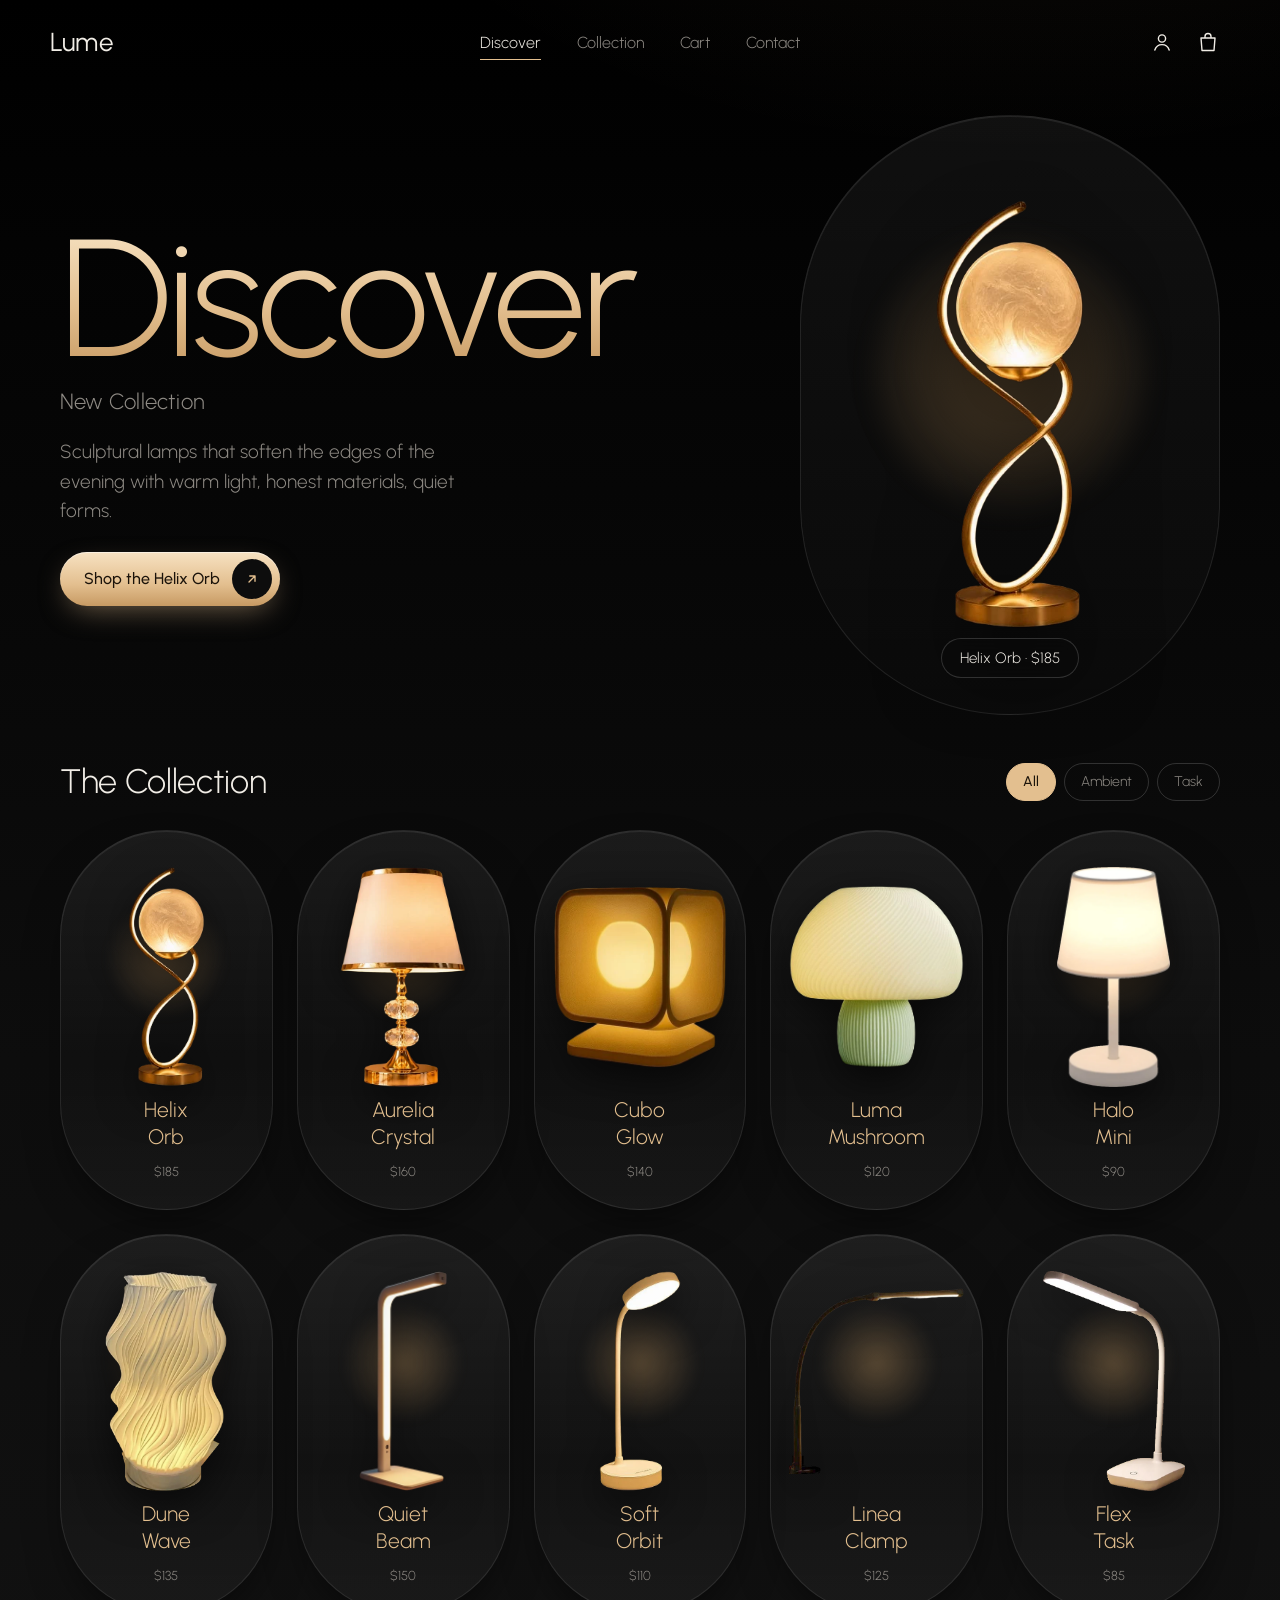
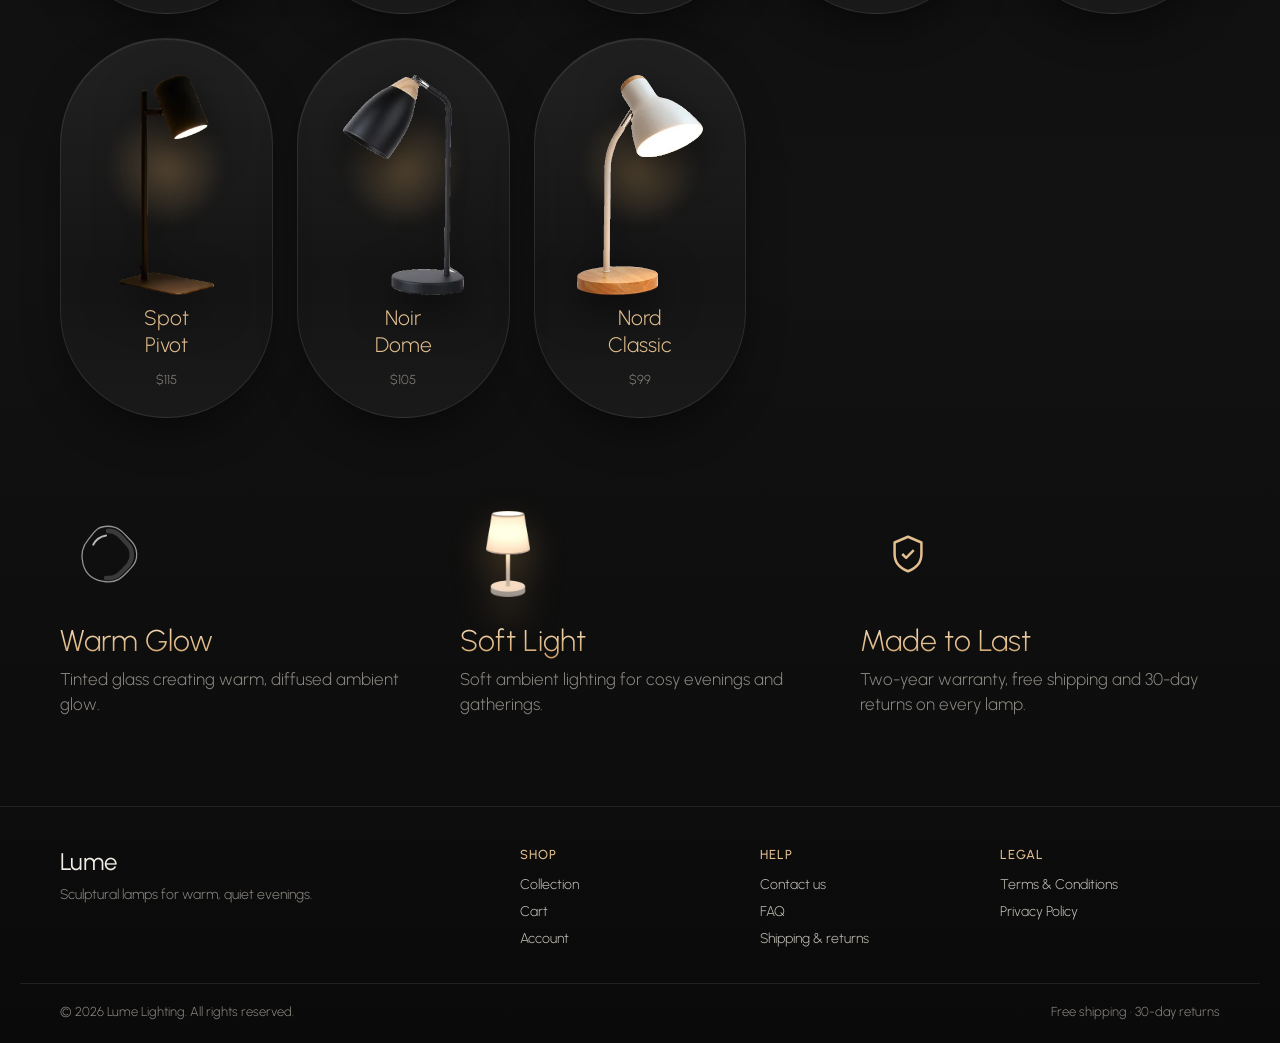
<file: index.html>
<!doctype html>
<html lang="en">
<head>
  <meta charset="utf-8">
  <meta name="viewport" content="width=device-width, initial-scale=1, viewport-fit=cover">
  <title>Lume | Discover warm, sculptural lighting</title>
  <meta name="description" content="Lume: sculptural lamps for warm, quiet evenings. Free shipping and returns.">
  <meta name="theme-color" content="#0a0a0a">
  <link rel="icon" href="/favicon.svg" type="image/svg+xml">
  <link rel="preconnect" href="https://fonts.googleapis.com">
  <link rel="preconnect" href="https://fonts.gstatic.com" crossorigin>
  <link href="https://fonts.googleapis.com/css2?family=Urbanist:wght@200;300;400;500;600&display=swap" rel="stylesheet">
  <link rel="stylesheet" href="/css/styles.css">
</head>
<body data-page="home">
  <main id="main"></main>
  <script src="/js/config.js"></script>
  <script src="/js/data.js"></script>
  <script src="/js/auth.js"></script>
  <script src="/js/pages.js"></script>
  <script src="/js/app.js"></script>
</body>
</html>
</file>
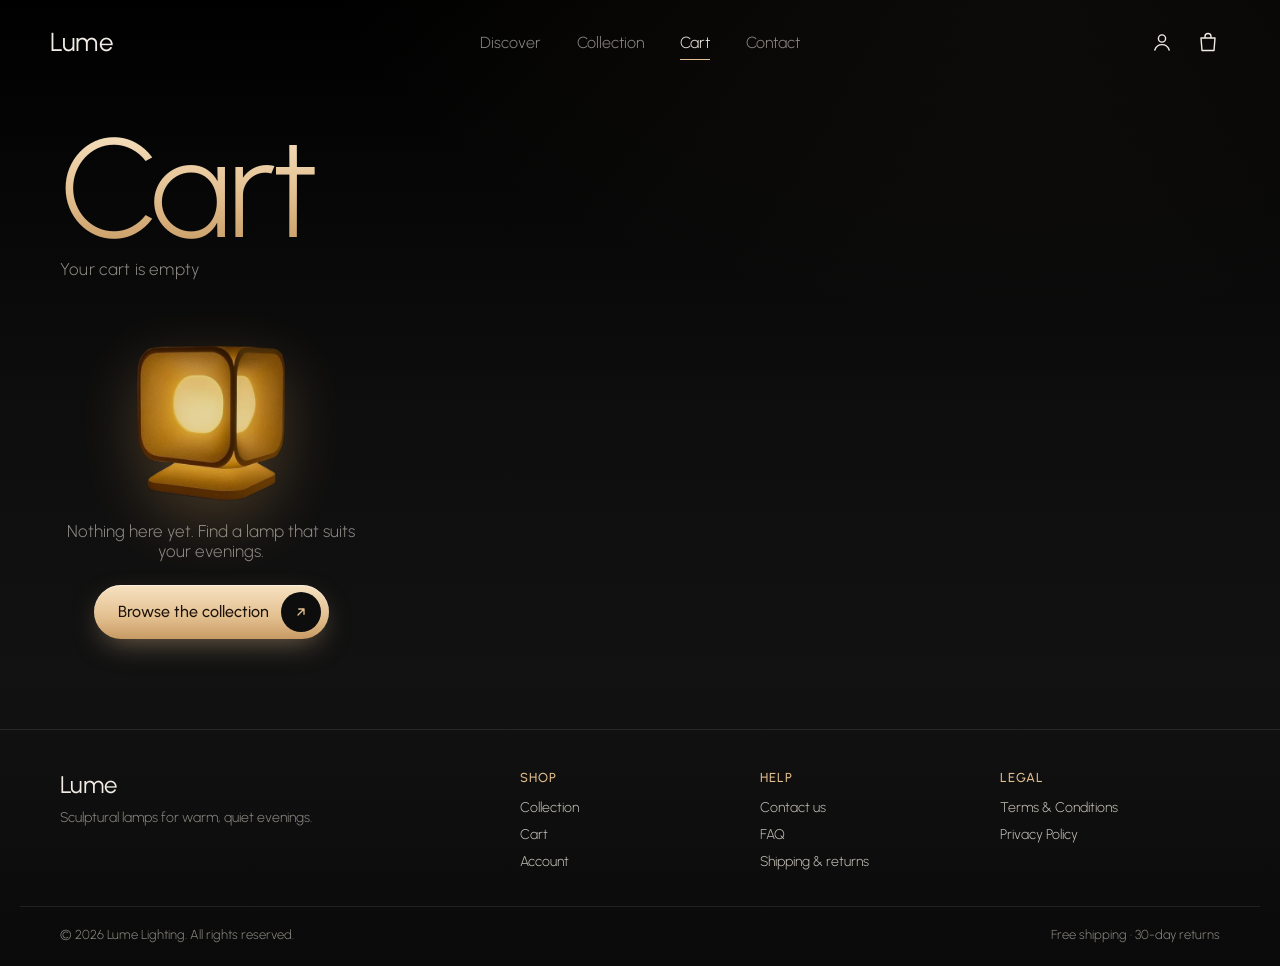
<file: cart.html>
<!doctype html>
<html lang="en">
<head>
  <meta charset="utf-8">
  <meta name="viewport" content="width=device-width, initial-scale=1, viewport-fit=cover">
  <title>Lume | Cart</title>
  <meta name="description" content="Lume: sculptural lamps for warm, quiet evenings. Free shipping and returns.">
  <meta name="theme-color" content="#0a0a0a">
  <link rel="icon" href="/favicon.svg" type="image/svg+xml">
  <link rel="preconnect" href="https://fonts.googleapis.com">
  <link rel="preconnect" href="https://fonts.gstatic.com" crossorigin>
  <link href="https://fonts.googleapis.com/css2?family=Urbanist:wght@200;300;400;500;600&display=swap" rel="stylesheet">
  <link rel="stylesheet" href="/css/styles.css">
</head>
<body data-page="cart">
  <main id="main"></main>
  <script src="/js/config.js"></script>
  <script src="/js/data.js"></script>
  <script src="/js/auth.js"></script>
  <script src="/js/pages.js"></script>
  <script src="/js/app.js"></script>
</body>
</html>
</file>
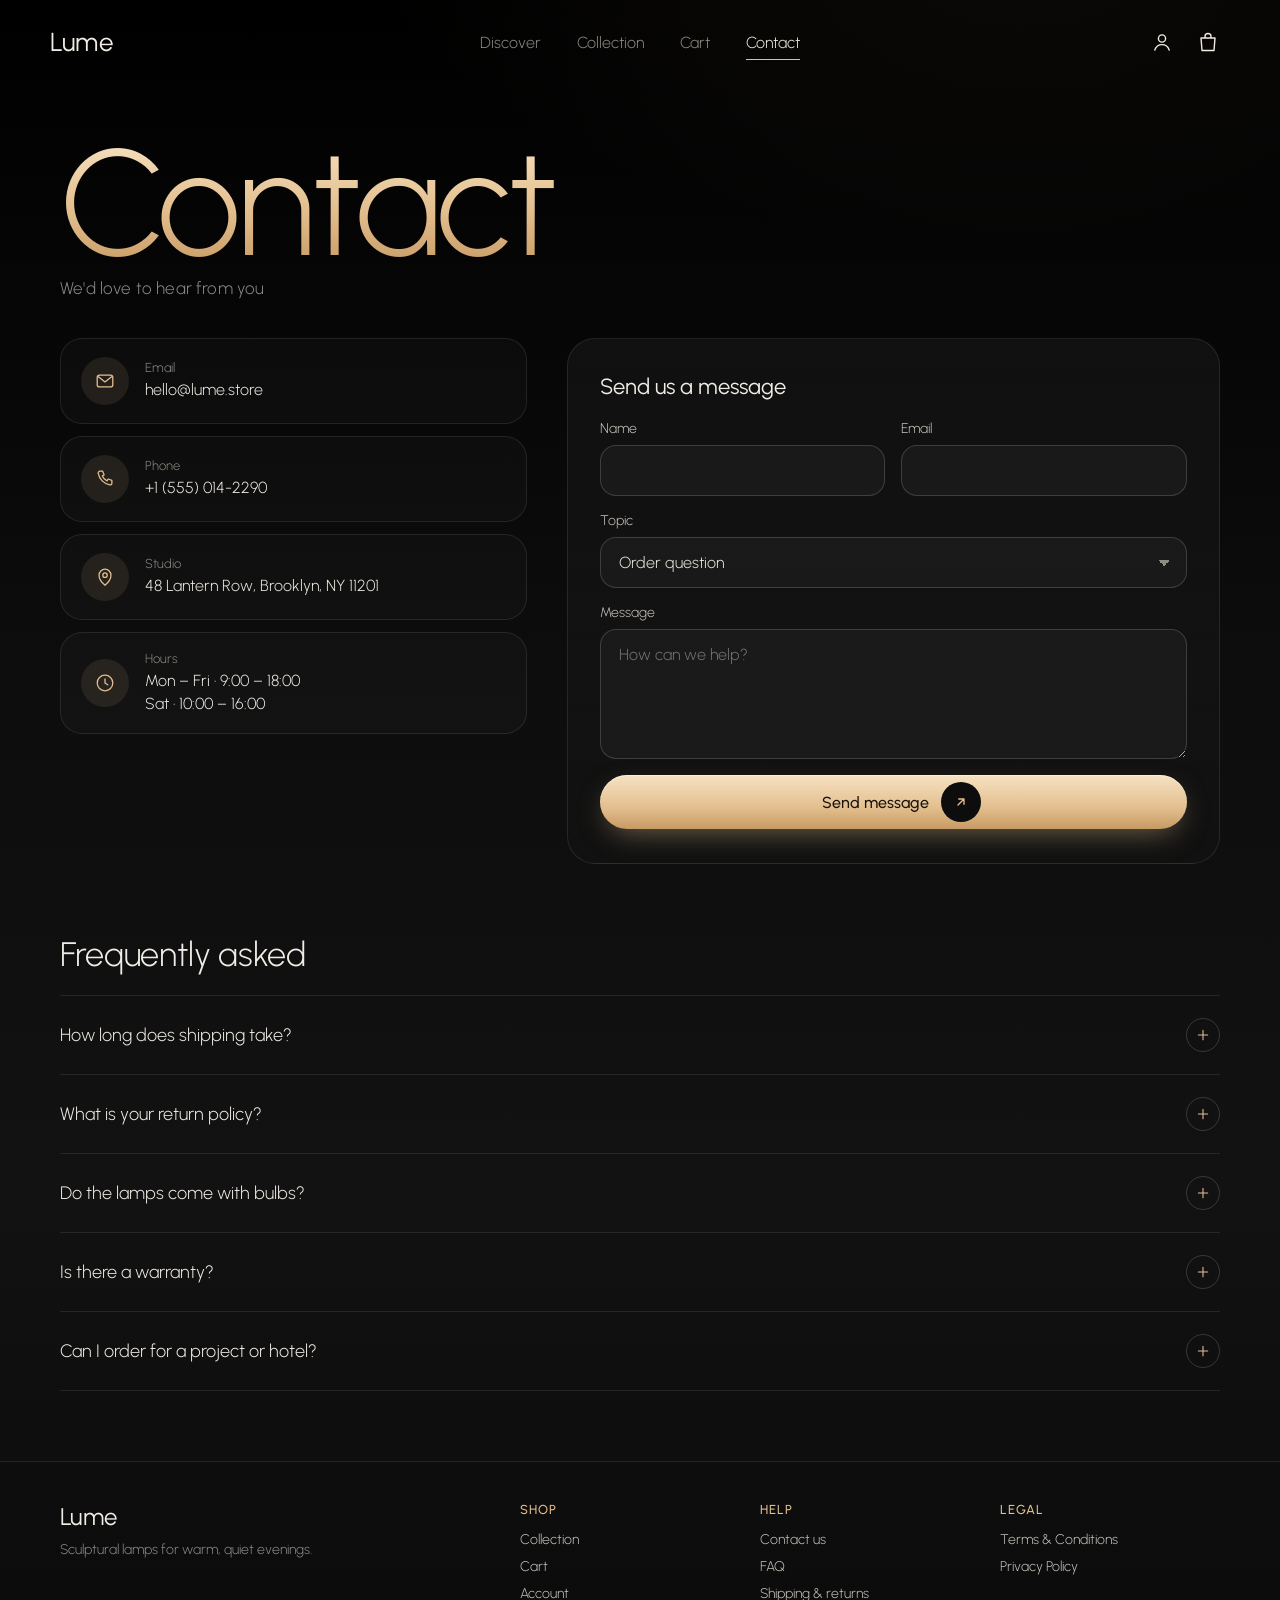
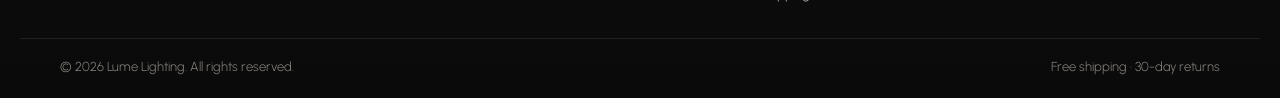
<file: contact.html>
<!doctype html>
<html lang="en">
<head>
  <meta charset="utf-8">
  <meta name="viewport" content="width=device-width, initial-scale=1, viewport-fit=cover">
  <title>Contact | Lume</title>
  <meta name="description" content="Lume: sculptural lamps for warm, quiet evenings. Free shipping and returns.">
  <meta name="theme-color" content="#0a0a0a">
  <link rel="icon" href="/favicon.svg" type="image/svg+xml">
  <link rel="preconnect" href="https://fonts.googleapis.com">
  <link rel="preconnect" href="https://fonts.gstatic.com" crossorigin>
  <link href="https://fonts.googleapis.com/css2?family=Urbanist:wght@200;300;400;500;600&display=swap" rel="stylesheet">
  <link rel="stylesheet" href="/css/styles.css">
</head>
<body data-page="contact">
  <main id="main"></main>
  <script src="/js/config.js"></script>
  <script src="/js/data.js"></script>
  <script src="/js/auth.js"></script>
  <script src="/js/pages.js"></script>
  <script src="/js/app.js"></script>
</body>
</html>
</file>
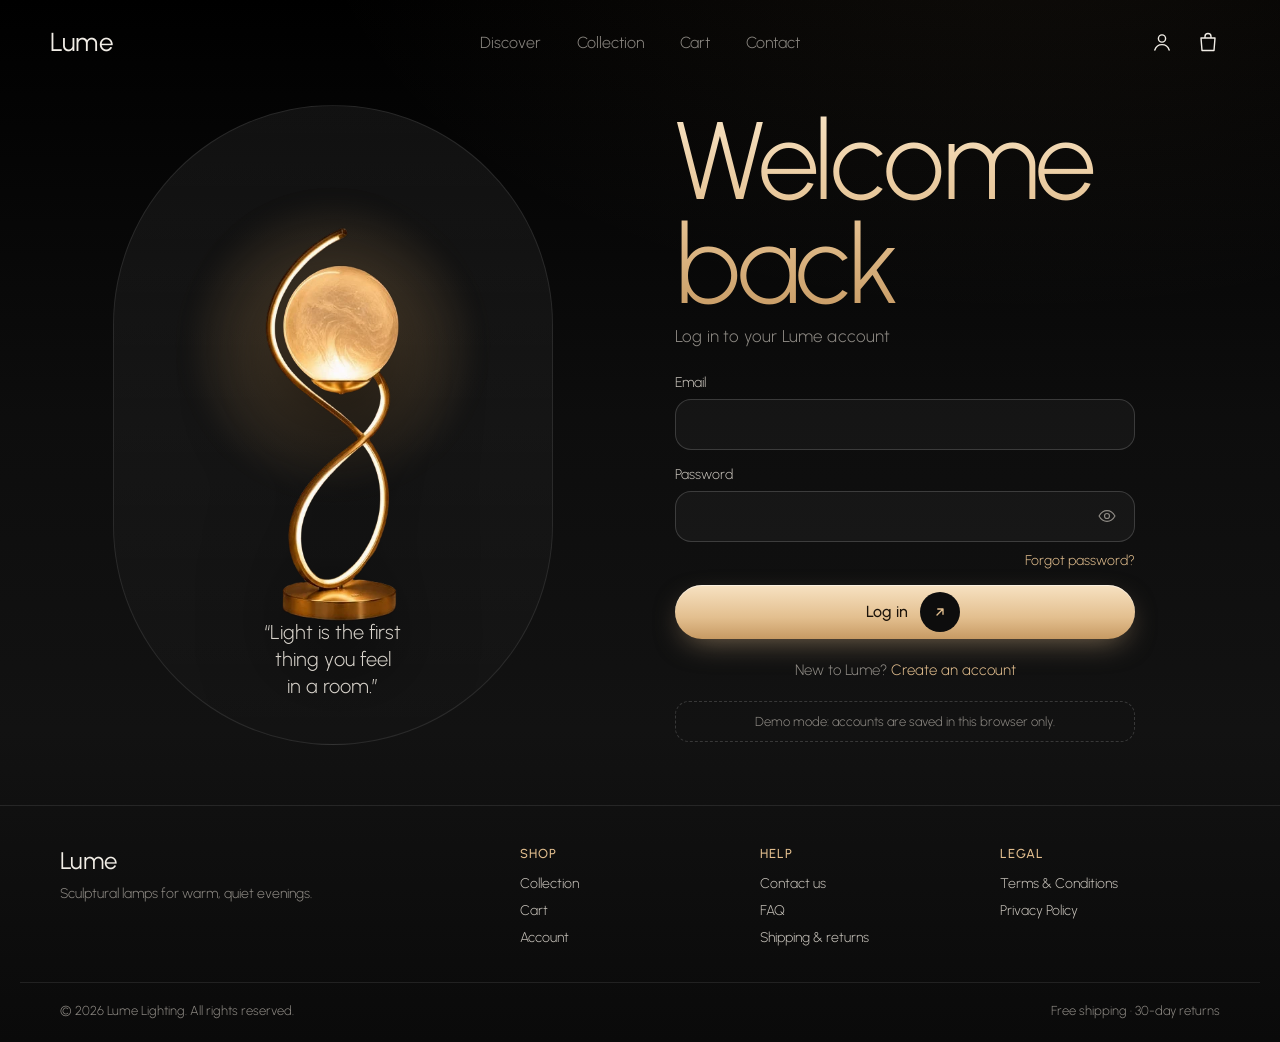
<file: login.html>
<!doctype html>
<html lang="en">
<head>
  <meta charset="utf-8">
  <meta name="viewport" content="width=device-width, initial-scale=1, viewport-fit=cover">
  <title>Log in | Lume</title>
  <meta name="description" content="Lume: sculptural lamps for warm, quiet evenings. Free shipping and returns.">
  <meta name="theme-color" content="#0a0a0a">
  <link rel="icon" href="/favicon.svg" type="image/svg+xml">
  <link rel="preconnect" href="https://fonts.googleapis.com">
  <link rel="preconnect" href="https://fonts.gstatic.com" crossorigin>
  <link href="https://fonts.googleapis.com/css2?family=Urbanist:wght@200;300;400;500;600&display=swap" rel="stylesheet">
  <link rel="stylesheet" href="/css/styles.css">
</head>
<body data-page="login">
  <main id="main"></main>
  <script src="/js/config.js"></script>
  <script src="/js/data.js"></script>
  <script src="/js/auth.js"></script>
  <script src="/js/pages.js"></script>
  <script src="/js/app.js"></script>
</body>
</html>
</file>
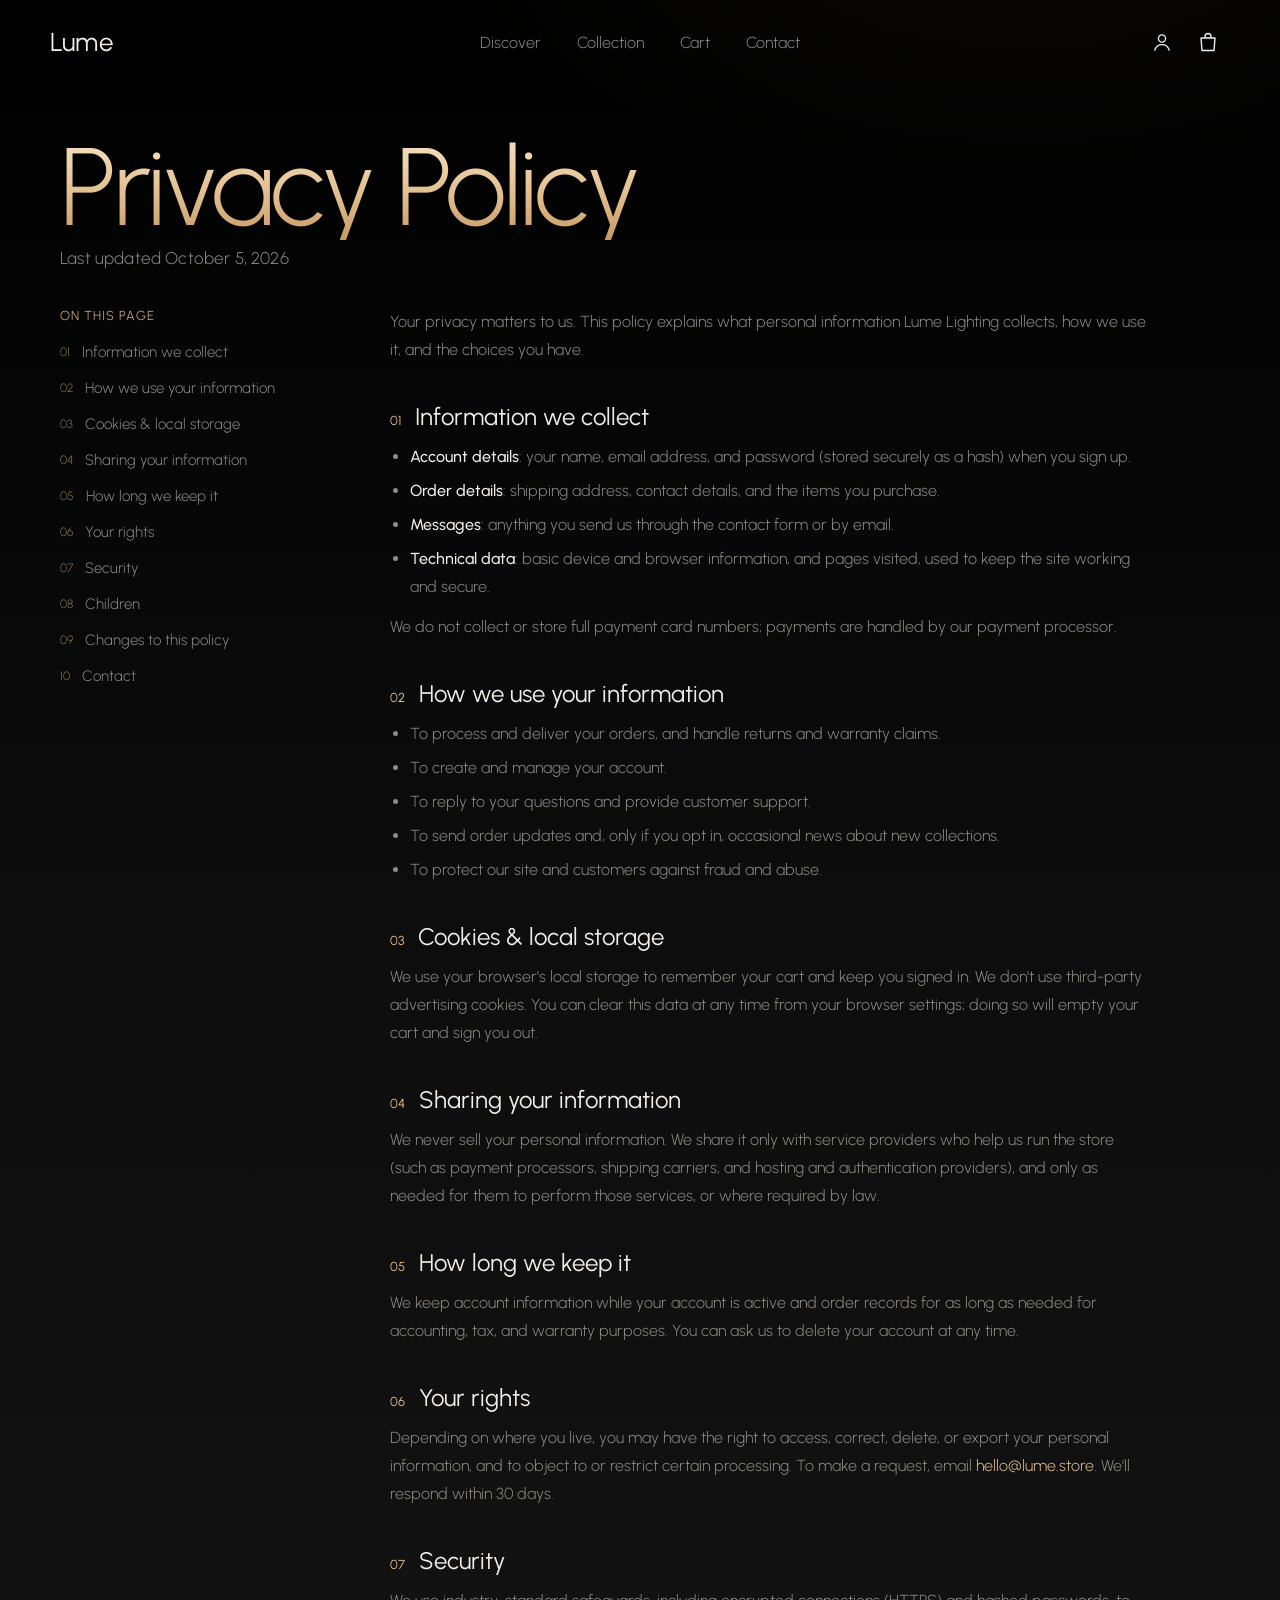
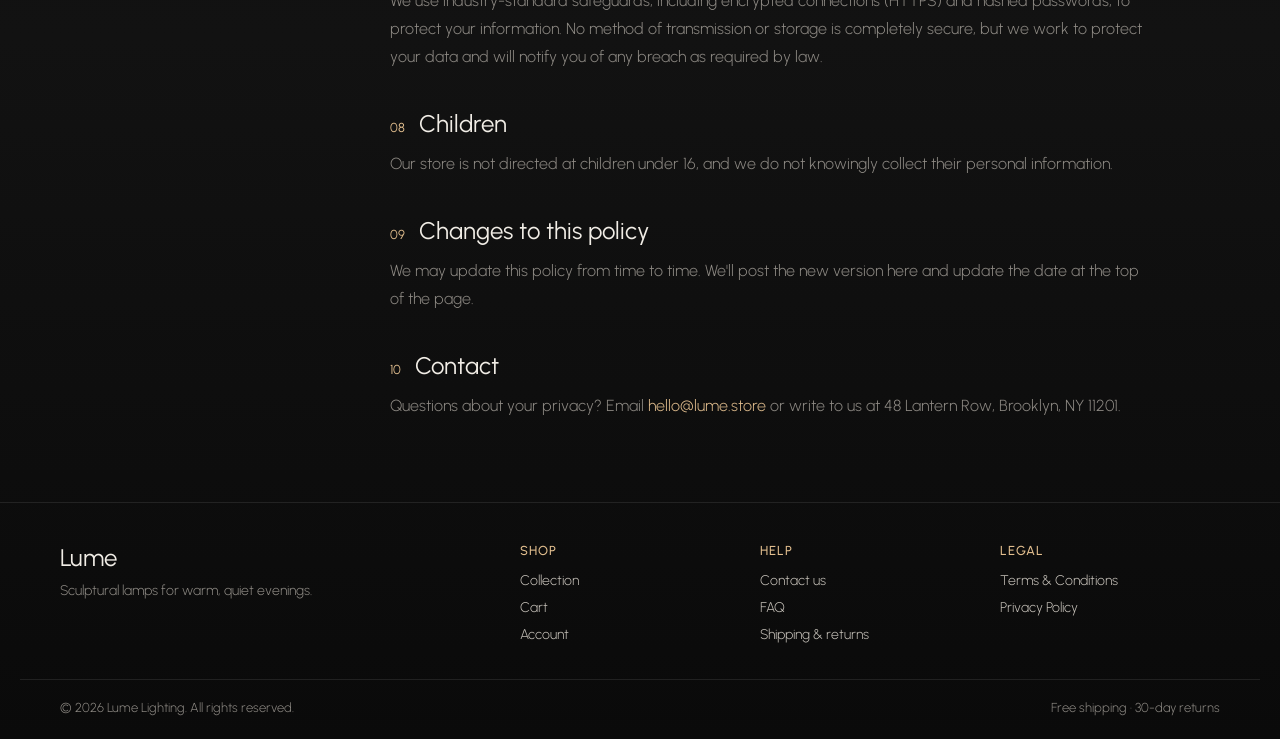
<file: privacy.html>
<!doctype html>
<html lang="en">
<head>
  <meta charset="utf-8">
  <meta name="viewport" content="width=device-width, initial-scale=1, viewport-fit=cover">
  <title>Privacy Policy | Lume</title>
  <meta name="description" content="Lume: sculptural lamps for warm, quiet evenings. Free shipping and returns.">
  <meta name="theme-color" content="#0a0a0a">
  <link rel="icon" href="/favicon.svg" type="image/svg+xml">
  <link rel="preconnect" href="https://fonts.googleapis.com">
  <link rel="preconnect" href="https://fonts.gstatic.com" crossorigin>
  <link href="https://fonts.googleapis.com/css2?family=Urbanist:wght@200;300;400;500;600&display=swap" rel="stylesheet">
  <link rel="stylesheet" href="/css/styles.css">
</head>
<body data-page="privacy">
  <main id="main"></main>
  <script src="/js/config.js"></script>
  <script src="/js/data.js"></script>
  <script src="/js/auth.js"></script>
  <script src="/js/pages.js"></script>
  <script src="/js/app.js"></script>
</body>
</html>
</file>
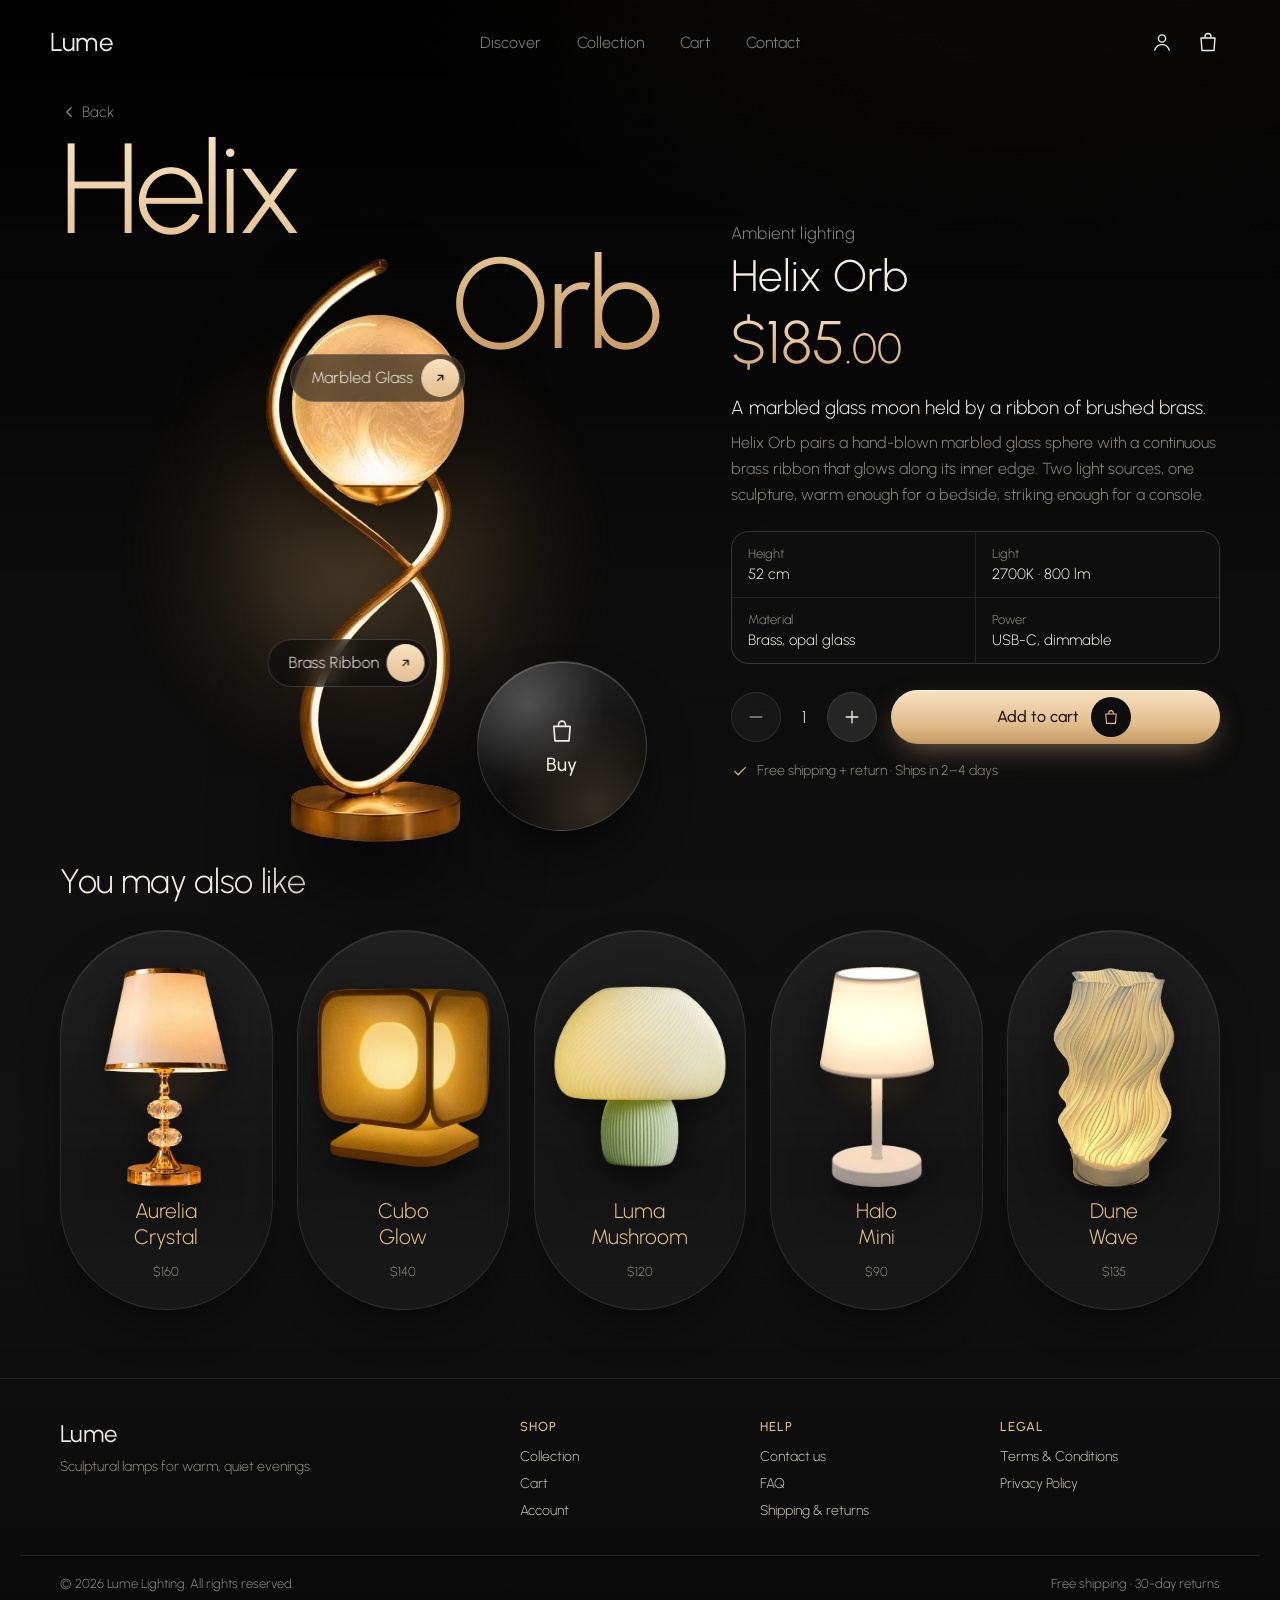
<file: product.html>
<!doctype html>
<html lang="en">
<head>
  <meta charset="utf-8">
  <meta name="viewport" content="width=device-width, initial-scale=1, viewport-fit=cover">
  <title>Lume | Product</title>
  <meta name="description" content="Lume: sculptural lamps for warm, quiet evenings. Free shipping and returns.">
  <meta name="theme-color" content="#0a0a0a">
  <link rel="icon" href="/favicon.svg" type="image/svg+xml">
  <link rel="preconnect" href="https://fonts.googleapis.com">
  <link rel="preconnect" href="https://fonts.gstatic.com" crossorigin>
  <link href="https://fonts.googleapis.com/css2?family=Urbanist:wght@200;300;400;500;600&display=swap" rel="stylesheet">
  <link rel="stylesheet" href="/css/styles.css">
</head>
<body data-page="product">
  <main id="main"></main>
  <script src="/js/config.js"></script>
  <script src="/js/data.js"></script>
  <script src="/js/auth.js"></script>
  <script src="/js/pages.js"></script>
  <script src="/js/app.js"></script>
</body>
</html>
</file>
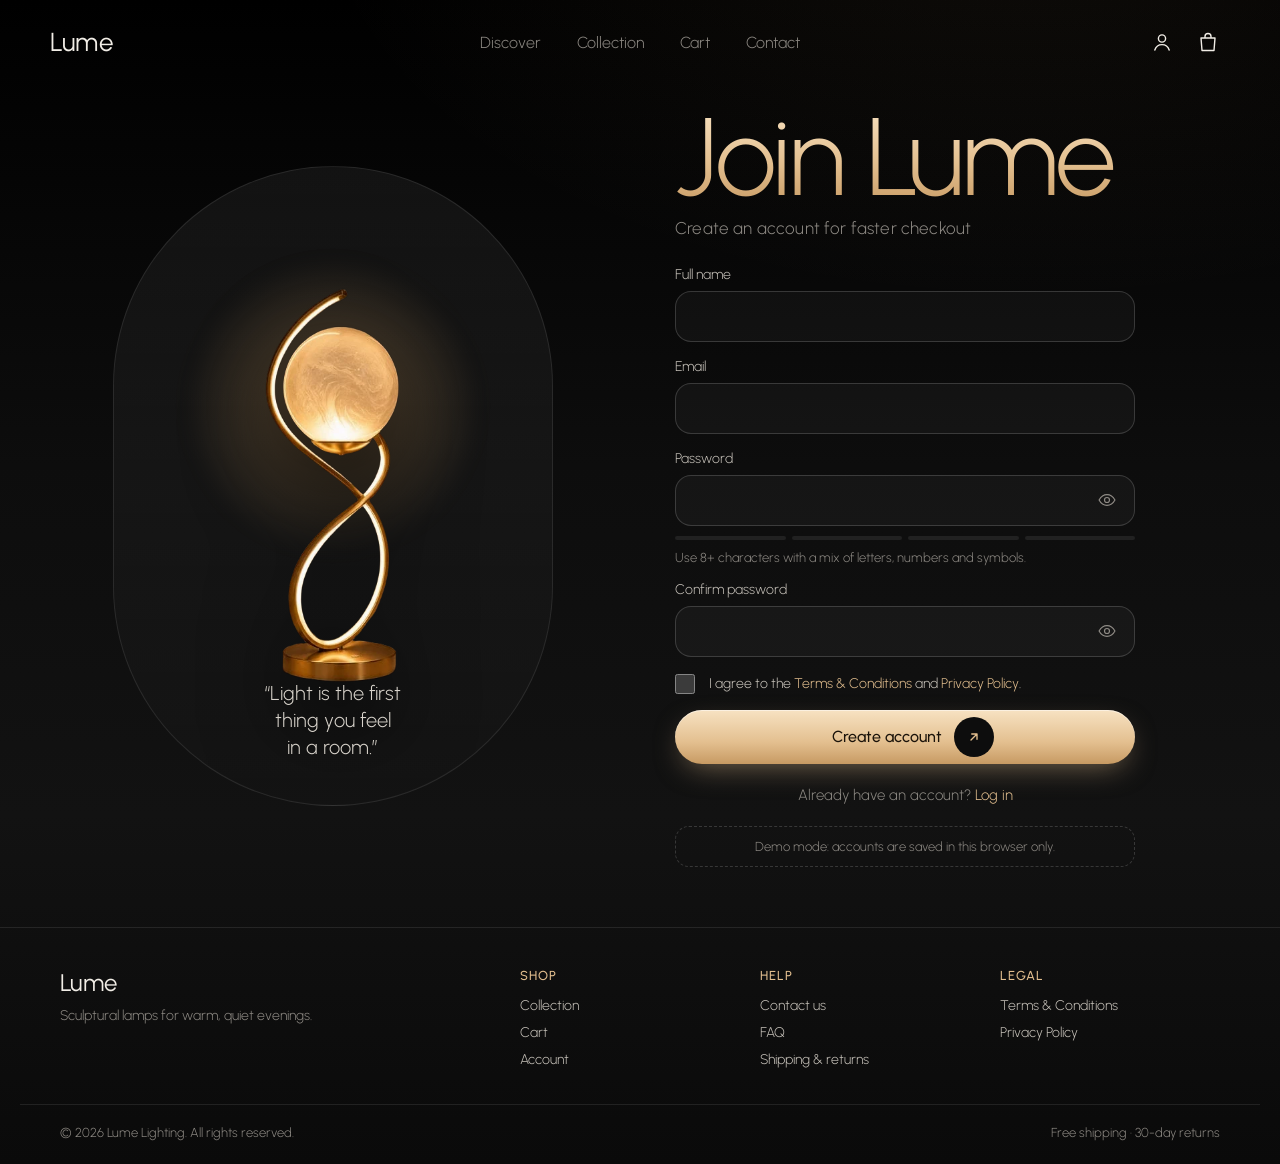
<file: signup.html>
<!doctype html>
<html lang="en">
<head>
  <meta charset="utf-8">
  <meta name="viewport" content="width=device-width, initial-scale=1, viewport-fit=cover">
  <title>Sign up | Lume</title>
  <meta name="description" content="Lume: sculptural lamps for warm, quiet evenings. Free shipping and returns.">
  <meta name="theme-color" content="#0a0a0a">
  <link rel="icon" href="/favicon.svg" type="image/svg+xml">
  <link rel="preconnect" href="https://fonts.googleapis.com">
  <link rel="preconnect" href="https://fonts.gstatic.com" crossorigin>
  <link href="https://fonts.googleapis.com/css2?family=Urbanist:wght@200;300;400;500;600&display=swap" rel="stylesheet">
  <link rel="stylesheet" href="/css/styles.css">
</head>
<body data-page="signup">
  <main id="main"></main>
  <script src="/js/config.js"></script>
  <script src="/js/data.js"></script>
  <script src="/js/auth.js"></script>
  <script src="/js/pages.js"></script>
  <script src="/js/app.js"></script>
</body>
</html>
</file>
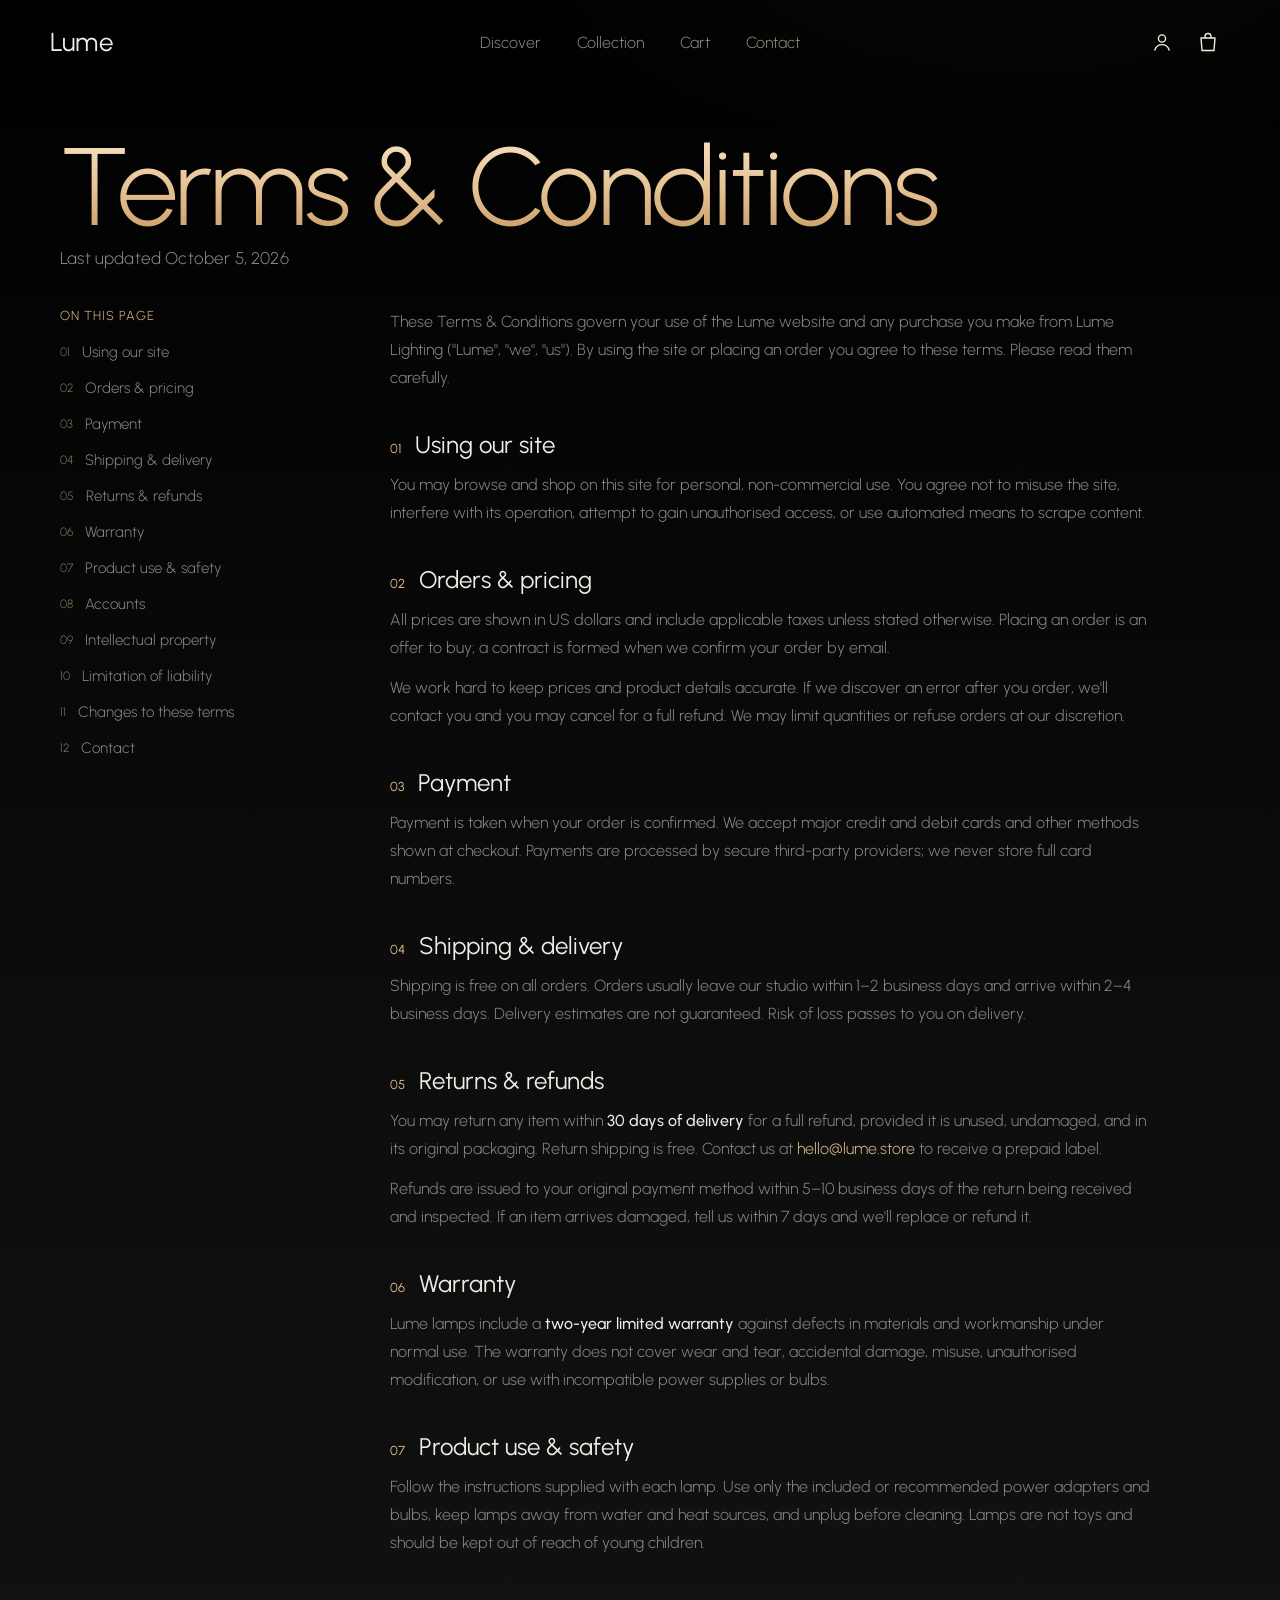
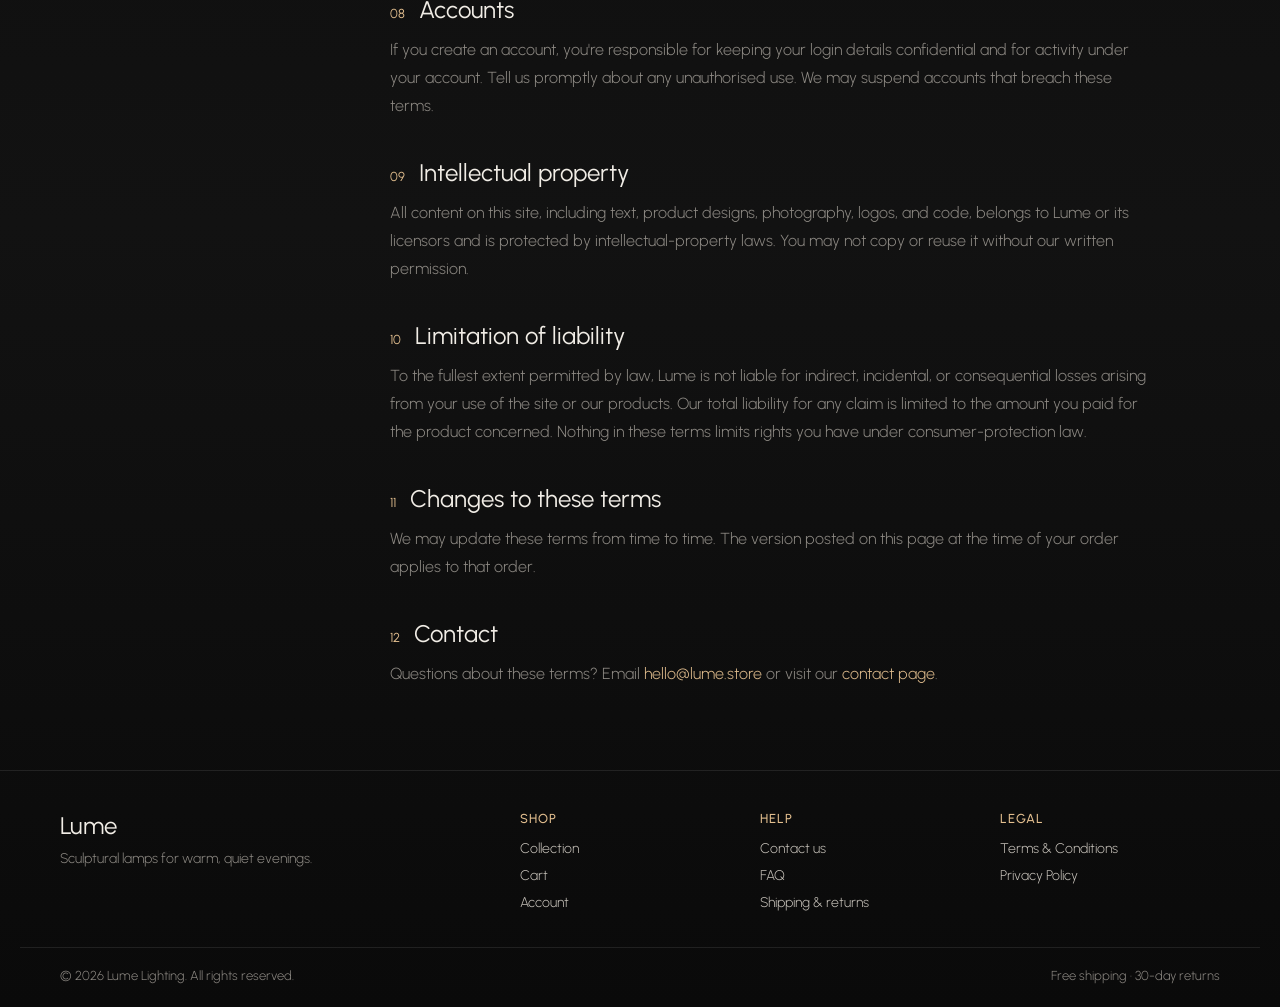
<file: terms.html>
<!doctype html>
<html lang="en">
<head>
  <meta charset="utf-8">
  <meta name="viewport" content="width=device-width, initial-scale=1, viewport-fit=cover">
  <title>Terms &amp; Conditions | Lume</title>
  <meta name="description" content="Lume: sculptural lamps for warm, quiet evenings. Free shipping and returns.">
  <meta name="theme-color" content="#0a0a0a">
  <link rel="icon" href="/favicon.svg" type="image/svg+xml">
  <link rel="preconnect" href="https://fonts.googleapis.com">
  <link rel="preconnect" href="https://fonts.gstatic.com" crossorigin>
  <link href="https://fonts.googleapis.com/css2?family=Urbanist:wght@200;300;400;500;600&display=swap" rel="stylesheet">
  <link rel="stylesheet" href="/css/styles.css">
</head>
<body data-page="terms">
  <main id="main"></main>
  <script src="/js/config.js"></script>
  <script src="/js/data.js"></script>
  <script src="/js/auth.js"></script>
  <script src="/js/pages.js"></script>
  <script src="/js/app.js"></script>
</body>
</html>
</file>
<file: css/styles.css>
:root {
  --bg: #0a0a0a;
  --bg-2: #141414;
  --surface: rgba(255, 255, 255, 0.035);
  --line: rgba(255, 255, 255, 0.09);
  --line-2: rgba(255, 255, 255, 0.16);
  --text: #f1ede6;
  --muted: #8f8b85;
  --gold: #e3bf8f;
  --gold-hi: #f7e2c2;
  --gold-lo: #c79a63;
  --glow: rgba(255, 196, 120, 0.28);
  --radius: 22px;
  --gutter: 20px;
  --max: 1240px;
  --font: "Urbanist", system-ui, -apple-system, "Segoe UI", sans-serif;
  color-scheme: dark;
}

*, *::before, *::after { box-sizing: border-box; }
html { -webkit-text-size-adjust: 100%; scroll-behavior: smooth; }
html.no-scroll { overflow: hidden; }
body {
  margin: 0;
  min-height: 100vh;
  font-family: var(--font);
  font-weight: 300;
  color: var(--text);
  background:
    radial-gradient(1200px 700px at 80% -10%, rgba(227, 191, 143, 0.07), transparent 60%),
    linear-gradient(180deg, #000 0%, #0d0d0d 40%, #121212 70%, #0a0a0a 100%);
  background-color: var(--bg);
  overflow-x: hidden;
  -webkit-font-smoothing: antialiased;
}
img { max-width: 100%; display: block; }
a { color: inherit; text-decoration: none; }
button { font: inherit; color: inherit; background: none; border: 0; cursor: pointer; padding: 0; }
:focus-visible { outline: 2px solid var(--gold); outline-offset: 3px; border-radius: 10px; }
svg { width: 100%; height: 100%; display: block; }

.wrap { width: 100%; max-width: var(--max); margin-inline: auto; padding-inline: var(--gutter); }

.gold {
  background: linear-gradient(180deg, var(--gold-hi) 0%, var(--gold) 55%, var(--gold-lo) 100%);
  -webkit-background-clip: text;
  background-clip: text;
  color: transparent;
}
.display {
  font-weight: 300;
  font-size: clamp(64px, 19vw, 150px);
  line-height: 0.9;
  letter-spacing: -0.03em;
  margin: 0;
}
.eyebrow { color: var(--muted); font-size: 17px; margin: 8px 0 0; letter-spacing: 0.01em; }
.h2 { font-weight: 300; font-size: clamp(24px, 4vw, 34px); margin: 0; letter-spacing: -0.01em; }

/* ---------- buttons ---------- */
.btn {
  display: inline-flex; align-items: center; justify-content: center; gap: 12px;
  height: 54px; padding: 0 8px 0 24px;
  border-radius: 999px;
  font-size: 16px; font-weight: 500;
  transition: transform .2s ease, box-shadow .2s ease;
}
.btn:hover { transform: translateY(-1px); }
.btn--gold {
  color: #1b130a;
  background: linear-gradient(180deg, var(--gold-hi), var(--gold) 60%, var(--gold-lo));
  box-shadow: 0 10px 30px -10px rgba(227, 191, 143, .55), inset 0 1px 0 rgba(255,255,255,.5);
}
.btn__icon {
  width: 40px; height: 40px; border-radius: 50%;
  display: grid; place-items: center;
  background: #0d0d0d; color: var(--gold);
}
.btn__icon svg { width: 18px; height: 18px; }
.btn--wide { flex: 1; }
.icon-btn { width: 44px; height: 44px; display: grid; place-items: center; border-radius: 50%; color: var(--text); position: relative; }
.icon-btn svg { width: 24px; height: 24px; }
.icon-btn:hover { background: rgba(255,255,255,.05); }

/* ---------- header ---------- */
.topbar {
  position: sticky; top: 0; z-index: 40;
  padding-top: env(safe-area-inset-top);
  transition: background .3s ease, border-color .3s ease;
  border-bottom: 1px solid transparent;
}
.topbar.scrolled { background: rgba(8, 8, 8, .72); backdrop-filter: blur(18px); -webkit-backdrop-filter: blur(18px); border-color: var(--line); }
.topbar__inner {
  max-width: var(--max); margin: 0 auto; padding: 14px calc(var(--gutter) - 10px);
  display: grid; grid-template-columns: 1fr auto 1fr; align-items: center;
}
.topbar__inner [data-open-menu] { justify-self: start; }
.topbar__actions { justify-self: end; display: flex; align-items: center; gap: 2px; }
.brand { font-size: 22px; font-weight: 400; letter-spacing: 0.02em; justify-self: center; }
.topnav { display: none; }
.badge {
  position: absolute; left: 2px; bottom: 4px;
  min-width: 18px; height: 18px; padding: 0 5px;
  border-radius: 999px; display: grid; place-items: center;
  font-size: 11px; font-weight: 600; color: #1b130a;
  background: var(--gold); box-shadow: 0 0 0 2px #0a0a0a;
}
.badge[hidden] { display: none; }
.badge.bump { animation: bump .35s ease; }
@keyframes bump { 50% { transform: scale(1.35); } }

/* ---------- drawer ---------- */
.drawer { position: fixed; inset: 0; z-index: 60; pointer-events: none; }
.drawer__scrim { position: absolute; inset: 0; background: rgba(0,0,0,.6); opacity: 0; transition: opacity .3s; }
.drawer__panel {
  position: absolute; inset: 0 auto 0 0; width: min(360px, 86vw);
  background: linear-gradient(180deg, #111, #070707); border-right: 1px solid var(--line);
  padding: calc(18px + env(safe-area-inset-top)) 24px 28px;
  display: flex; flex-direction: column;
  transform: translateX(-100%); transition: transform .4s cubic-bezier(.2,.8,.2,1);
}
.drawer.open { pointer-events: auto; }
.drawer.open .drawer__scrim { opacity: 1; }
.drawer.open .drawer__panel { transform: none; }
.drawer__head { display: flex; justify-content: space-between; align-items: center; }
.drawer__nav { display: flex; flex-direction: column; margin-top: 48px; }
.drawer__nav a { font-size: 36px; font-weight: 300; padding: 14px 0; border-bottom: 1px solid var(--line); display: flex; align-items: baseline; gap: 16px; }
.drawer__nav a span { font-size: 13px; color: var(--gold); }
.drawer__foot { margin-top: auto; color: var(--muted); line-height: 1.6; }

/* ---------- pill card ---------- */
.pill-card {
  position: relative; flex: 0 0 auto;
  width: 172px; height: 300px;
  border-radius: 999px;
  padding: 36px 18px 30px;
  display: flex; flex-direction: column; align-items: center; justify-content: space-between;
  background: linear-gradient(180deg, rgba(255,255,255,.07) 0%, rgba(255,255,255,.015) 60%, rgba(255,255,255,.04) 100%);
  border: 1px solid var(--line);
  box-shadow: inset 0 1px 0 rgba(255,255,255,.08), 0 20px 50px -20px rgba(0,0,0,.8);
  scroll-snap-align: start;
  overflow: hidden;
  transition: transform .35s cubic-bezier(.2,.8,.2,1), border-color .3s;
}
.pill-card:hover { transform: translateY(-6px); border-color: rgba(227,191,143,.35); }
.pill-card__glow { position: absolute; top: 18%; left: 50%; width: 120px; height: 120px; transform: translateX(-50%); background: radial-gradient(circle, var(--glow), transparent 70%); filter: blur(6px); pointer-events: none; }
.pill-card img { position: relative; height: 170px; width: auto; max-width: 100%; object-fit: contain; filter: drop-shadow(0 12px 20px rgba(0,0,0,.6)); }
.pill-card__name { position: relative; text-align: center; color: var(--gold); font-size: 19px; line-height: 1.25; }
.pill-card__price { position: relative; font-size: 13px; color: var(--muted); margin-top: 4px; }

/* ---------- home ---------- */
.hero { display: grid; gap: 28px; padding-top: 28px; padding-bottom: 12px; }
.hero__lead { color: var(--muted); font-size: 17px; line-height: 1.55; max-width: 440px; margin: 22px 0 26px; }
.hero__feature { display: none; }

.collection { padding-top: 34px; }
.section-head { display: flex; flex-wrap: wrap; align-items: center; justify-content: space-between; gap: 14px; margin-bottom: 22px; }
.filters { display: flex; gap: 8px; }
.chip { height: 38px; padding: 0 16px; border-radius: 999px; border: 1px solid var(--line-2); color: var(--muted); font-size: 14px; transition: all .2s; }
.chip:hover { color: var(--text); }
.chip.active { background: var(--gold); color: #1b130a; border-color: var(--gold); font-weight: 500; }

.rail {
  display: flex; gap: 14px;
  overflow-x: auto; scroll-snap-type: x mandatory;
  margin-inline: calc(var(--gutter) * -1); padding: 6px var(--gutter) 18px;
  scrollbar-width: none;
}
.rail::-webkit-scrollbar { display: none; }

.features { display: grid; gap: 30px; padding-top: 36px; padding-bottom: 60px; }
.feature { display: grid; grid-template-columns: 96px 1fr; gap: 20px; align-items: center; }
.feature__art { width: 96px; height: 96px; display: grid; place-items: center; position: relative; }
.feature__art img { width: 86px; height: 86px; object-fit: contain; filter: drop-shadow(0 18px 18px rgba(255,190,110,.25)); }
.feature__art--svg svg { width: 74px; height: 74px; }
.feature__art--icon { color: var(--gold); }
.feature__art--icon svg { width: 46px; height: 46px; }
.feature__title { font-size: 30px; font-weight: 300; margin: 0 0 8px; display: inline-block; }
.feature p { margin: 0; color: var(--muted); font-size: 17px; line-height: 1.45; }

/* ---------- product ---------- */
.product { display: grid; gap: 10px; }
.stage { position: relative; padding-top: 8px; min-height: 640px; }
.back-link { display: inline-flex; align-items: center; gap: 4px; color: var(--muted); font-size: 15px; margin-bottom: 10px; }
.back-link svg { width: 18px; height: 18px; }
.back-link:hover { color: var(--text); }
.stage__title { position: relative; z-index: 2; display: flex; flex-direction: column; font-size: clamp(64px, 20vw, 140px); pointer-events: none; }
.stage__title span:last-child { align-self: flex-end; margin-right: 2%; }
.stage__lamp { position: relative; height: 470px; margin-top: -80px; display: grid; place-items: center; }
.stage__lamp img { position: relative; z-index: 1; max-height: 100%; width: auto; max-width: 78%; object-fit: contain; filter: drop-shadow(0 40px 40px rgba(0,0,0,.7)); animation: rise .9s cubic-bezier(.2,.8,.2,1) both; }
.stage__glow { position: absolute; width: 80%; aspect-ratio: 1; border-radius: 50%; background: radial-gradient(circle, rgba(255,196,120,.32), rgba(255,196,120,.06) 45%, transparent 70%); filter: blur(10px); animation: breathe 5s ease-in-out infinite; }
@keyframes rise { from { opacity: 0; transform: translateY(24px) scale(.97); } }
@keyframes breathe { 50% { opacity: .65; transform: scale(.94); } }

.hotspot { position: absolute; z-index: 3; left: var(--x); top: var(--y); transform: translate(-50%, -50%); }
.hotspot--left { transform: translate(-85%, -50%); }
.hotspot--right { transform: translate(-15%, -50%); }
.hotspot__btn {
  display: flex; align-items: center; gap: 8px;
  height: 48px; padding: 0 5px 0 20px;
  border-radius: 999px;
  background: rgba(10,10,10,.55); backdrop-filter: blur(12px); -webkit-backdrop-filter: blur(12px);
  border: 1px solid var(--line-2);
  font-size: 16px; white-space: nowrap;
  transition: border-color .2s;
}
.hotspot__btn:hover, .hotspot.open .hotspot__btn { border-color: rgba(227,191,143,.6); }
.hotspot__dot { width: 38px; height: 38px; border-radius: 50%; display: grid; place-items: center; color: #1b130a; background: linear-gradient(180deg, var(--gold-hi), var(--gold)); transition: transform .3s; }
.hotspot__dot svg { width: 16px; height: 16px; }
.hotspot.open .hotspot__dot { transform: rotate(90deg); }
.hotspot__pop {
  position: absolute; top: calc(100% + 10px); width: 230px;
  padding: 14px 16px; border-radius: 16px;
  background: rgba(16,16,16,.96); border: 1px solid var(--line-2); box-shadow: 0 20px 40px -10px rgba(0,0,0,.8);
  color: #d6d1c9; font-size: 14px; line-height: 1.5;
  opacity: 0; visibility: hidden; transform: translateY(-6px);
  transition: all .25s ease;
}
.hotspot--left .hotspot__pop { right: 0; }
.hotspot--right .hotspot__pop { left: 0; }
.hotspot.open { z-index: 5; }
.hotspot.open .hotspot__pop { opacity: 1; visibility: visible; transform: none; }

.buy-orb {
  position: absolute; z-index: 4; right: 0; bottom: 10px;
  width: 152px; height: 152px; border-radius: 50%;
  display: flex; flex-direction: column; align-items: center; justify-content: center; gap: 8px;
  font-size: 19px; font-weight: 500;
  background:
    radial-gradient(circle at 30% 25%, rgba(255,255,255,.22), transparent 45%),
    radial-gradient(circle at 70% 85%, rgba(227,191,143,.18), transparent 50%),
    linear-gradient(160deg, #2a2a2a, #0b0b0b 70%);
  border: 1px solid rgba(255,255,255,.14);
  box-shadow: 0 30px 60px -20px rgba(0,0,0,.9), inset 0 1px 0 rgba(255,255,255,.18);
  backdrop-filter: blur(10px); -webkit-backdrop-filter: blur(10px);
  transition: transform .3s cubic-bezier(.2,.8,.2,1);
}
.buy-orb svg { width: 28px; height: 28px; }
.buy-orb:hover { transform: scale(1.05); }
.buy-orb:active { transform: scale(.96); }

.details { padding-bottom: 30px; }
.details__name { font-size: 34px; font-weight: 300; margin: 6px 0 4px; }
.details__price { font-size: 46px; font-weight: 300; margin: 0; display: inline-block; }
.details__price small { font-size: .7em; -webkit-text-fill-color: rgba(227,191,143,.35); }
.details__tagline { font-size: 19px; line-height: 1.45; margin: 16px 0 8px; }
.details__desc { color: var(--muted); font-size: 16px; line-height: 1.65; margin: 0 0 22px; }
.specs { display: grid; grid-template-columns: 1fr 1fr; gap: 1px; margin: 0 0 26px; border: 1px solid var(--line); border-radius: 18px; overflow: hidden; background: var(--line); }
.specs div { background: #0e0e0e; padding: 14px 16px; }
.specs dt { color: var(--muted); font-size: 13px; }
.specs dd { margin: 4px 0 0; font-size: 15px; }
.purchase { display: flex; gap: 14px; align-items: center; flex-wrap: wrap; }
.assurance { display: flex; align-items: center; gap: 8px; color: var(--muted); font-size: 14px; margin: 18px 0 0; }
.assurance svg { width: 18px; height: 18px; color: var(--gold); }
.related { padding-bottom: 50px; }

/* ---------- stepper ---------- */
.stepper { display: inline-flex; align-items: center; gap: 14px; }
.stepper output { min-width: 18px; text-align: center; font-size: 17px; }
.step { width: 50px; height: 50px; border-radius: 50%; display: grid; place-items: center; background: rgba(255,255,255,.04); border: 1px solid var(--line); color: var(--muted); transition: all .2s; }
.step--light { background: rgba(255,255,255,.1); color: var(--text); }
.step:hover { border-color: var(--line-2); color: var(--text); }
.step svg { width: 20px; height: 20px; }

/* ---------- cart ---------- */
.cart { display: grid; gap: 34px; padding-top: 24px; padding-bottom: 60px; }
.cart .display { font-size: clamp(72px, 22vw, 140px); }
.cart [data-items] { margin-top: 36px; display: grid; gap: 22px; }
.line { position: relative; display: grid; grid-template-columns: 136px 1fr; gap: 26px; align-items: center; animation: rise .5s ease both; }
.line__thumb {
  width: 136px; height: 230px; border-radius: 999px;
  display: grid; place-items: center; padding: 28px 18px;
  background: linear-gradient(180deg, rgba(255,255,255,.07), rgba(255,255,255,.015));
  border: 1px solid var(--line);
  box-shadow: inset 0 1px 0 rgba(255,255,255,.07);
}
.line__thumb { overflow: hidden; }
.line__thumb img { width: 100%; height: 100%; object-fit: contain; }
.line__name { font-size: 20px; color: #d8d3cb; }
.line__price { font-size: 32px; margin: 8px 0 16px; display: inline-block; }
.line__body { display: flex; flex-direction: column; align-items: flex-start; }
.line__remove { position: absolute; top: 0; right: -8px; color: var(--muted); }
.line__remove:hover { color: var(--text); }

.cart__summary {
  align-self: start;
  padding: 26px 22px 22px;
  border-radius: 28px;
  background: linear-gradient(180deg, rgba(255,255,255,.04), rgba(255,255,255,.01));
  border: 1px solid var(--line);
}
.summary__title { font-size: 20px; font-weight: 400; margin: 0 0 14px; }
.summary__rows { margin: 0; padding-bottom: 16px; border-bottom: 1px solid var(--line); }
.summary__rows div { display: flex; justify-content: space-between; padding: 6px 0; color: var(--muted); }
.summary__rows dd { margin: 0; color: var(--text); }
.summary__total { display: flex; justify-content: space-between; align-items: flex-end; gap: 12px; margin: 22px 0 22px; }
.summary__ship { margin: 0; font-size: 18px; color: #d8d3cb; line-height: 1.35; }
.summary__amount { margin: 0; font-size: clamp(44px, 12vw, 58px); letter-spacing: -0.02em; line-height: 1; }
.summary__amount span { -webkit-text-fill-color: rgba(227,191,143,.32); }
.summary__hint { text-align: center; color: var(--muted); font-size: 13px; margin: 12px 0 0; }

.swipe {
  --p: 0;
  position: relative; height: 80px; border-radius: 999px;
  border: 1px solid var(--line-2);
  background: linear-gradient(90deg, rgba(227,191,143, calc(var(--p) * .25)), rgba(255,255,255,.02));
  display: flex; align-items: center; justify-content: center;
  user-select: none; -webkit-user-select: none; touch-action: pan-y;
  overflow: hidden;
}
.swipe__knob {
  position: absolute; left: 6px; top: 6px;
  width: 100px; height: 66px; border-radius: 999px;
  display: grid; place-items: center;
  color: #1b130a;
  background: linear-gradient(180deg, #f2d7b2, var(--gold));
  box-shadow: 0 10px 24px -8px rgba(227,191,143,.6);
  touch-action: none; cursor: grab;
  transition: transform .35s cubic-bezier(.2,.8,.2,1);
  z-index: 2;
}
.swipe.dragging .swipe__knob { transition: none; cursor: grabbing; }
.swipe__knob svg { width: 24px; height: 24px; }
.swipe__label { font-size: 18px; font-weight: 400; opacity: calc(1 - var(--p)); }
.swipe__chev { position: absolute; right: 26px; width: 40px; height: 16px; color: var(--text); opacity: calc(.8 - var(--p)); animation: nudge 1.6s ease-in-out infinite; }
@keyframes nudge { 50% { transform: translateX(5px); } }
.swipe.done { border-color: var(--gold); }

.empty { text-align: center; padding: 30px 0; display: grid; justify-items: center; gap: 10px; }
.empty img { width: 150px; opacity: .9; filter: drop-shadow(0 20px 30px rgba(255,190,110,.25)); }
.empty p { color: var(--muted); font-size: 17px; max-width: 320px; margin: 10px 0 14px; }

/* ---------- toast & modal ---------- */
.toast {
  position: fixed; left: 50%; bottom: calc(20px + env(safe-area-inset-bottom)); z-index: 80;
  display: flex; align-items: center; gap: 10px;
  padding: 12px 14px 12px 16px; border-radius: 999px;
  background: rgba(20,20,20,.94); border: 1px solid var(--line-2);
  backdrop-filter: blur(14px); -webkit-backdrop-filter: blur(14px);
  font-size: 15px; white-space: nowrap;
  transform: translate(-50%, 140%); opacity: 0;
  transition: all .4s cubic-bezier(.2,.8,.2,1);
}
.toast.show { transform: translate(-50%, 0); opacity: 1; }
.toast svg { width: 20px; height: 20px; color: var(--gold); flex: 0 0 auto; }
.toast a { color: #1b130a; background: var(--gold); padding: 6px 12px; border-radius: 999px; font-weight: 500; font-size: 14px; }

.modal { position: fixed; inset: 0; z-index: 90; display: grid; place-items: center; padding: var(--gutter); background: rgba(0,0,0,.7); backdrop-filter: blur(8px); opacity: 0; transition: opacity .3s; }
.modal.show { opacity: 1; }
.modal__card { max-width: 400px; text-align: center; padding: 36px 26px 28px; border-radius: 30px; background: linear-gradient(180deg, #171717, #0b0b0b); border: 1px solid var(--line-2); display: grid; justify-items: center; gap: 6px; }
.modal__check { width: 70px; height: 70px; border-radius: 50%; display: grid; place-items: center; color: #1b130a; background: linear-gradient(180deg, var(--gold-hi), var(--gold)); box-shadow: 0 0 50px var(--glow); }
.modal__check svg { width: 32px; height: 32px; }
.modal__card h2 { font-size: 34px; font-weight: 300; margin: 16px 0 0; }
.modal__card p { color: var(--muted); line-height: 1.55; margin: 6px 0 20px; }
.modal__card strong { color: var(--text); font-weight: 500; }

.site-footer { border-top: 1px solid var(--line); padding: 40px 0 calc(24px + env(safe-area-inset-bottom)); color: var(--muted); font-size: 14px; }
.footer__grid { display: grid; grid-template-columns: 1fr 1fr; gap: 30px 20px; }
.footer__brand { grid-column: 1 / -1; }
.footer__brand .brand { color: var(--text); font-size: 24px; }
.footer__brand p { margin: 8px 0 0; max-width: 260px; line-height: 1.5; }
.footer__col { display: flex; flex-direction: column; gap: 10px; }
.footer__col h4 { margin: 0 0 4px; color: var(--gold); font-weight: 500; font-size: 13px; letter-spacing: .08em; text-transform: uppercase; }
.footer__col a { color: #c9c4bc; transition: color .2s; }
.footer__col a:hover { color: var(--text); }
.footer__base { display: flex; flex-wrap: wrap; gap: 8px 20px; justify-content: space-between; margin-top: 36px; padding-top: 20px; border-top: 1px solid var(--line); font-size: 13px; }

/* ---------- small phones ---------- */
@media (max-width: 380px) {
  .pill-card { width: 150px; height: 270px; }
  .pill-card img { height: 150px; }
  .line { grid-template-columns: 110px 1fr; gap: 18px; }
  .line__thumb { width: 110px; height: 190px; }
  .buy-orb { width: 124px; height: 124px; }
  .hotspot__btn { font-size: 14px; height: 42px; padding-left: 14px; }
  .hotspot__dot { width: 32px; height: 32px; }
}

/* ---------- tablet & desktop ---------- */
@media (min-width: 900px) {
  :root { --gutter: 40px; }
  .topbar__inner { grid-template-columns: 1fr auto 1fr; padding-block: 20px; }
  .topbar__inner [data-open-menu] { display: none; }
  .brand { justify-self: start; font-size: 26px; grid-column: 1; grid-row: 1; }
  .topnav { display: flex; gap: 36px; grid-column: 2; grid-row: 1; }
  .topnav a { color: var(--muted); font-size: 16px; position: relative; padding: 6px 0; transition: color .2s; }
  .topnav a:hover, .topnav a[aria-current="page"] { color: var(--text); }
  .topnav a[aria-current="page"]::after { content: ""; position: absolute; left: 0; right: 0; bottom: -2px; height: 1px; background: var(--gold); }
  .topbar__actions { grid-column: 3; grid-row: 1; }

  .hero { grid-template-columns: 1.1fr 1fr; align-items: center; min-height: 620px; padding-top: 30px; }
  .hero .display { font-size: clamp(120px, 13vw, 190px); }
  .hero .eyebrow { font-size: 22px; margin-top: 14px; }
  .hero__lead { font-size: 19px; }
  .hero__feature { display: grid; place-items: center; position: relative; height: 600px; border-radius: 300px; border: 1px solid var(--line); background: linear-gradient(180deg, rgba(255,255,255,.06), rgba(255,255,255,.01)); max-width: 420px; justify-self: end; width: 100%; box-shadow: inset 0 1px 0 rgba(255,255,255,.08); transition: border-color .3s; }
  .hero__feature:hover { border-color: rgba(227,191,143,.35); }
  .hero__feature img { position: relative; height: 72%; width: auto; filter: drop-shadow(0 40px 40px rgba(0,0,0,.7)); animation: rise 1s cubic-bezier(.2,.8,.2,1) both; }
  .hero__halo { position: absolute; top: 18%; width: 300px; height: 300px; border-radius: 50%; background: radial-gradient(circle, rgba(255,196,120,.35), transparent 70%); filter: blur(10px); animation: breathe 5s ease-in-out infinite; }
  .hero__tag { position: absolute; bottom: 36px; padding: 10px 18px; border-radius: 999px; border: 1px solid var(--line-2); background: rgba(10,10,10,.6); backdrop-filter: blur(10px); font-size: 15px; }

  .rail { flex-wrap: wrap; overflow: visible; margin: 0; padding: 6px 0 18px; gap: 24px; }
  .collection .rail { display: grid; grid-template-columns: repeat(auto-fill, minmax(200px, 1fr)); justify-items: center; }
  .pill-card { width: 100%; max-width: 230px; height: 380px; }
  .pill-card img { height: 220px; }
  .pill-card__name { font-size: 21px; }

  .features { grid-template-columns: repeat(3, 1fr); gap: 40px; padding-top: 70px; padding-bottom: 90px; }
  .feature { grid-template-columns: 1fr; }

  .product { grid-template-columns: 1.25fr 1fr; gap: 60px; align-items: start; padding-top: 10px; }
  .stage { min-height: 760px; position: sticky; top: 90px; }
  .stage__title { font-size: clamp(110px, 10vw, 160px); }
  .stage__lamp { height: 620px; margin-top: -120px; }
  .buy-orb { width: 170px; height: 170px; right: 4%; bottom: 30px; }
  .details { padding-top: 120px; }
  .details__name { font-size: 44px; }
  .details__price { font-size: 60px; }
  .related .rail { display: grid; grid-template-columns: repeat(auto-fill, minmax(200px, 1fr)); justify-items: center; }

  .cart { grid-template-columns: 1.4fr 1fr; gap: 70px; padding-top: 40px; }
  .cart [data-items] { grid-template-columns: 1fr 1fr; gap: 36px 30px; }
  .line { grid-template-columns: 140px 1fr; }
  .cart__summary { position: sticky; top: 110px; margin-top: 60px; padding: 32px 28px 26px; }
}

@media (min-width: 1200px) {
  .cart [data-items] { grid-template-columns: 1fr 1fr; }
}

/* ---------- shared bits ---------- */
.avatar { width: 32px; height: 32px; border-radius: 50%; display: grid; place-items: center; font-size: 12px; font-weight: 600; color: #1b130a; background: linear-gradient(180deg, var(--gold-hi), var(--gold)); }
.avatar--lg { width: 72px; height: 72px; font-size: 24px; flex: 0 0 auto; }
.btn--ghost { padding: 0 24px; border: 1px solid var(--line-2); color: var(--text); background: rgba(255,255,255,.03); }
.btn--ghost:hover { border-color: rgba(227,191,143,.5); }
.drawer__auth { display: grid; grid-template-columns: 1fr 1fr; gap: 10px; margin-top: 28px; }
.drawer__auth .btn { padding: 0 16px; height: 50px; }
.drawer__auth .btn:only-child { grid-column: 1 / -1; }
.drawer__foot a { color: var(--text); }
.muted { color: var(--muted); }
.link { color: var(--gold); font-size: 14px; }
.link:hover { text-decoration: underline; }
.card { border-radius: 28px; padding: 26px 22px; background: linear-gradient(180deg, rgba(255,255,255,.045), rgba(255,255,255,.01)); border: 1px solid var(--line); }
.display--md { font-size: clamp(52px, 13vw, 110px); line-height: .95; }
.page-hero { padding-top: 28px; padding-bottom: 28px; }

/* ---------- forms ---------- */
.form { display: grid; gap: 16px; }
.form__title { font-size: 22px; font-weight: 400; margin: 0 0 4px; }
.form__row { display: grid; gap: 16px; }
.field { display: grid; gap: 8px; font-size: 14px; color: #c9c4bc; }
.field input, .field textarea, .field select {
  width: 100%; font: inherit; font-size: 16px; color: var(--text);
  padding: 15px 18px; border-radius: 16px;
  background: rgba(255,255,255,.035); border: 1px solid var(--line-2);
  transition: border-color .2s, background .2s;
}
.field textarea { resize: vertical; min-height: 130px; }
.field select { appearance: none; background-image: linear-gradient(45deg, transparent 50%, var(--muted) 50%), linear-gradient(135deg, var(--muted) 50%, transparent 50%); background-position: calc(100% - 22px) 52%, calc(100% - 16px) 52%; background-size: 6px 6px; background-repeat: no-repeat; }
.field select option { background: #141414; }
.field input:focus, .field textarea:focus, .field select:focus { outline: none; border-color: var(--gold); background: rgba(255,255,255,.06); }
.field [aria-invalid] { border-color: #e07a6b; }
.field__err { font-style: normal; color: #f0a091; font-size: 13px; min-height: 0; }
.field__err:empty { display: none; }
.field__wrap { position: relative; display: block; }
.field__wrap input { padding-right: 54px; }
.field__toggle { position: absolute; right: 8px; top: 50%; transform: translateY(-50%); width: 40px; height: 40px; display: grid; place-items: center; color: var(--muted); border-radius: 50%; }
.field__toggle svg { width: 20px; height: 20px; }
.field__toggle.on { color: var(--gold); }
.check { grid-template-columns: 22px 1fr; align-items: start; gap: 12px; line-height: 1.5; }
.check input { width: 20px; height: 20px; padding: 0; margin: 1px 0 0; accent-color: var(--gold); }
.check a { color: var(--gold); }
.check .field__err { grid-column: 2; }
.form__status { margin: 0; font-size: 14px; color: var(--muted); line-height: 1.5; }
.form__status:empty { display: none; }
.form__status.is-ok { color: #cfe3b8; }
.form__status.is-err { color: #f0a091; }
.form__status a { color: var(--gold); }
.form .btn[disabled] { opacity: .6; pointer-events: none; }
.meter { display: grid; grid-template-columns: repeat(4, 1fr); gap: 6px; margin-top: -6px; }
.meter span { height: 4px; border-radius: 4px; background: rgba(255,255,255,.08); transition: background .25s; }
.meter span.on.s1 { background: #e07a6b; }
.meter span.on.s2 { background: #e0a96b; }
.meter span.on.s3 { background: var(--gold); }
.meter span.on.s4 { background: #b8d99a; }
.meter__hint { margin: -8px 0 0; font-size: 13px; color: var(--muted); }

/* ---------- contact ---------- */
.contact { display: grid; gap: 24px; padding-bottom: 40px; }
.contact__info { display: grid; gap: 12px; align-content: start; }
.info-card { display: flex; gap: 16px; align-items: center; padding: 18px 20px; border-radius: 22px; border: 1px solid var(--line); background: rgba(255,255,255,.025); }
.info-card__icon { width: 48px; height: 48px; flex: 0 0 auto; border-radius: 50%; display: grid; place-items: center; color: var(--gold); background: rgba(227,191,143,.1); }
.info-card__icon svg { width: 22px; height: 22px; }
.info-card__label { margin: 0; font-size: 13px; color: var(--muted); }
.info-card__value { margin: 3px 0 0; font-size: 16px; line-height: 1.45; }
.info-card__value a:hover { color: var(--gold); }
.faq { padding-top: 30px; padding-bottom: 70px; }
.faq__list { margin-top: 20px; border-top: 1px solid var(--line); }
.faq__item { border-bottom: 1px solid var(--line); }
.faq__item summary { list-style: none; cursor: pointer; display: flex; justify-content: space-between; align-items: center; gap: 16px; padding: 22px 0; font-size: 18px; }
.faq__item summary::-webkit-details-marker { display: none; }
.faq__icon { width: 34px; height: 34px; flex: 0 0 auto; border-radius: 50%; display: grid; place-items: center; border: 1px solid var(--line-2); color: var(--gold); transition: transform .3s; }
.faq__icon svg { width: 16px; height: 16px; }
.faq__item[open] .faq__icon { transform: rotate(45deg); }
.faq__item p { margin: -6px 0 22px; color: var(--muted); line-height: 1.65; max-width: 720px; }

/* ---------- legal ---------- */
.legal { display: grid; gap: 30px; padding-bottom: 70px; }
.legal__toc { display: none; }
.legal__intro { font-size: 19px; line-height: 1.6; margin: 0 0 10px; color: #d8d3cb; }
.legal__body section { padding-top: 26px; scroll-margin-top: 100px; }
.legal__body h2 { font-weight: 400; font-size: 24px; margin: 0 0 12px; display: flex; gap: 14px; align-items: baseline; }
.legal__body h2 span { font-size: 13px; color: var(--gold); }
.legal__body p, .legal__body li { color: var(--muted); line-height: 1.75; font-size: 16px; }
.legal__body p { margin: 0 0 12px; }
.legal__body ul { margin: 0 0 12px; padding-left: 20px; }
.legal__body li { margin-bottom: 6px; }
.legal__body strong { color: var(--text); font-weight: 500; }
.legal__body a { color: var(--gold); }

/* ---------- auth ---------- */
.auth { display: grid; gap: 30px; padding-top: 10px; padding-bottom: 60px; }
.auth__visual { display: none; }
.auth__panel { max-width: 460px; width: 100%; margin-inline: auto; }
.auth__form { margin-top: 28px; }
.auth__row { display: flex; justify-content: flex-end; margin-top: -6px; }
.auth__switch { text-align: center; color: var(--muted); margin: 6px 0 0; font-size: 15px; }
.auth__switch a { color: var(--gold); }
.auth__demo { margin: 22px 0 0; padding: 12px 16px; border-radius: 14px; border: 1px dashed var(--line-2); color: var(--muted); font-size: 13px; text-align: center; }

/* ---------- account ---------- */
.account__hero { display: flex; align-items: center; gap: 20px; }
.account__hero .display { font-size: clamp(44px, 10vw, 90px); }
.account__hero .eyebrow { word-break: break-all; }
.account { display: grid; gap: 20px; padding-bottom: 70px; }
.account__orders .btn { margin-top: 16px; }
.orders { list-style: none; margin: 10px 0 0; padding: 0; }
.orders li { display: flex; justify-content: space-between; align-items: center; gap: 12px; padding: 16px 0; border-bottom: 1px solid var(--line); }
.orders li:last-child { border-bottom: 0; }
.orders li div { display: grid; gap: 4px; }
.orders li span:not(.gold) { color: var(--muted); font-size: 14px; }
.orders .gold { font-size: 22px; }
.account__side { display: grid; gap: 4px; align-content: start; }
.account__side .summary__rows dd { word-break: break-all; text-align: right; }
.link-row { display: flex; justify-content: space-between; padding: 14px 0; border-bottom: 1px solid var(--line); }
.link-row::after { content: "›"; color: var(--gold); }
.account__side .btn { margin-top: 18px; }

@media (min-width: 700px) {
  .form__row { grid-template-columns: 1fr 1fr; }
}
@media (min-width: 900px) {
  .footer__grid { grid-template-columns: 2fr 1fr 1fr 1fr; }
  .footer__brand { grid-column: auto; }
  .page-hero { padding-top: 50px; padding-bottom: 40px; }
  .contact { grid-template-columns: 1fr 1.4fr; gap: 40px; }
  .card { padding: 34px 32px; }
  .legal { grid-template-columns: 260px 1fr; gap: 70px; }
  .legal__toc { display: flex; flex-direction: column; gap: 2px; position: sticky; top: 110px; align-self: start; }
  .legal__toc p { margin: 0 0 10px; color: var(--gold); font-size: 13px; letter-spacing: .08em; text-transform: uppercase; }
  .legal__toc a { display: flex; gap: 12px; padding: 8px 0; color: var(--muted); font-size: 15px; transition: color .2s; }
  .legal__toc a span { color: rgba(227,191,143,.6); font-size: 12px; padding-top: 2px; }
  .legal__toc a:hover { color: var(--text); }
  .legal__body { max-width: 760px; }
  .auth { grid-template-columns: 1fr 1fr; gap: 70px; align-items: center; min-height: calc(100vh - 220px); padding-top: 20px; }
  .auth__visual { display: grid; place-items: center; position: relative; height: 640px; border-radius: 320px; border: 1px solid var(--line); background: linear-gradient(180deg, rgba(255,255,255,.06), rgba(255,255,255,.01)); max-width: 440px; width: 100%; justify-self: center; overflow: hidden; }
  .auth__visual img { position: relative; height: 62%; width: auto; filter: drop-shadow(0 40px 40px rgba(0,0,0,.7)); animation: rise 1s cubic-bezier(.2,.8,.2,1) both; }
  .auth__halo { position: absolute; top: 14%; width: 300px; height: 300px; border-radius: 50%; background: radial-gradient(circle, rgba(255,196,120,.35), transparent 70%); filter: blur(10px); animation: breathe 5s ease-in-out infinite; }
  .auth__quote { position: absolute; bottom: 44px; margin: 0; text-align: center; font-size: 20px; line-height: 1.35; color: #d8d3cb; }
  .auth__panel { margin: 0; }
  .account { grid-template-columns: 1.6fr 1fr; gap: 30px; }
}

@media (prefers-reduced-motion: reduce) {
  *, *::before, *::after { animation: none !important; transition: none !important; }
  html { scroll-behavior: auto; }
}
</file>
